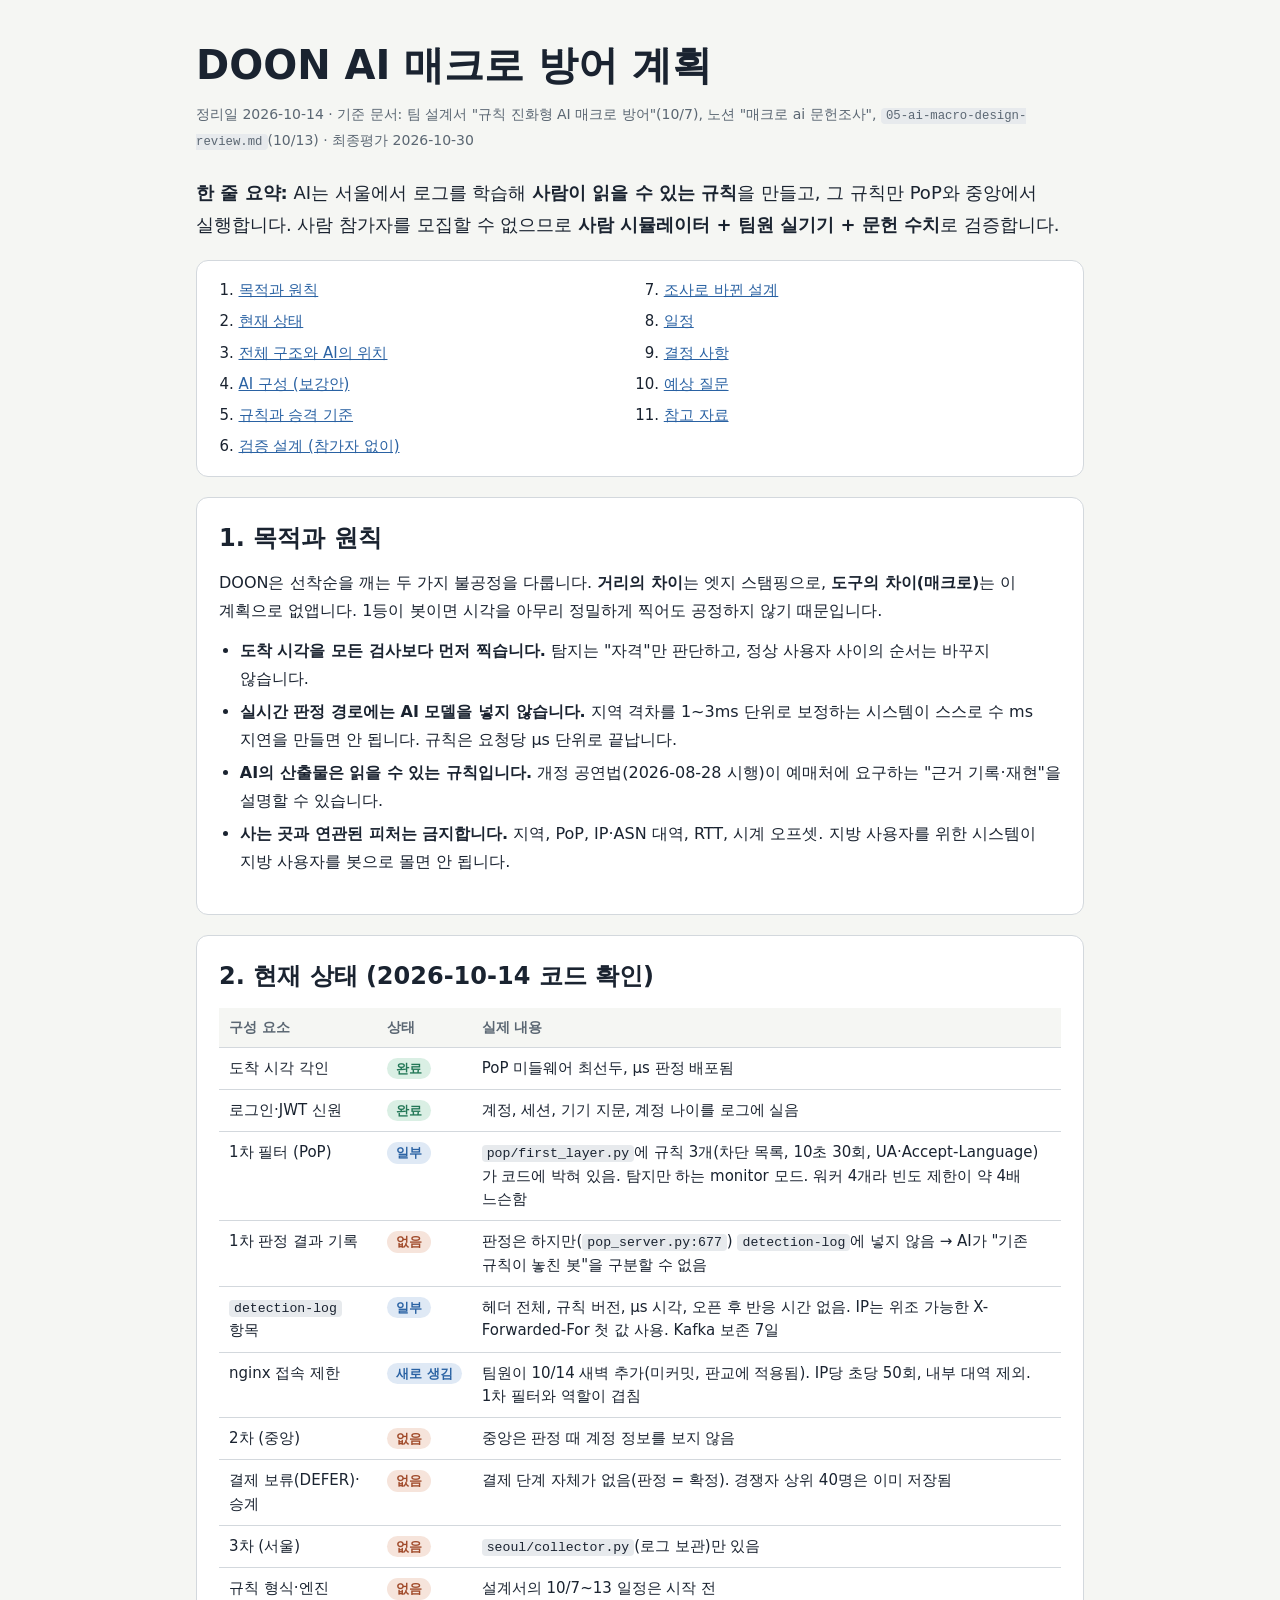
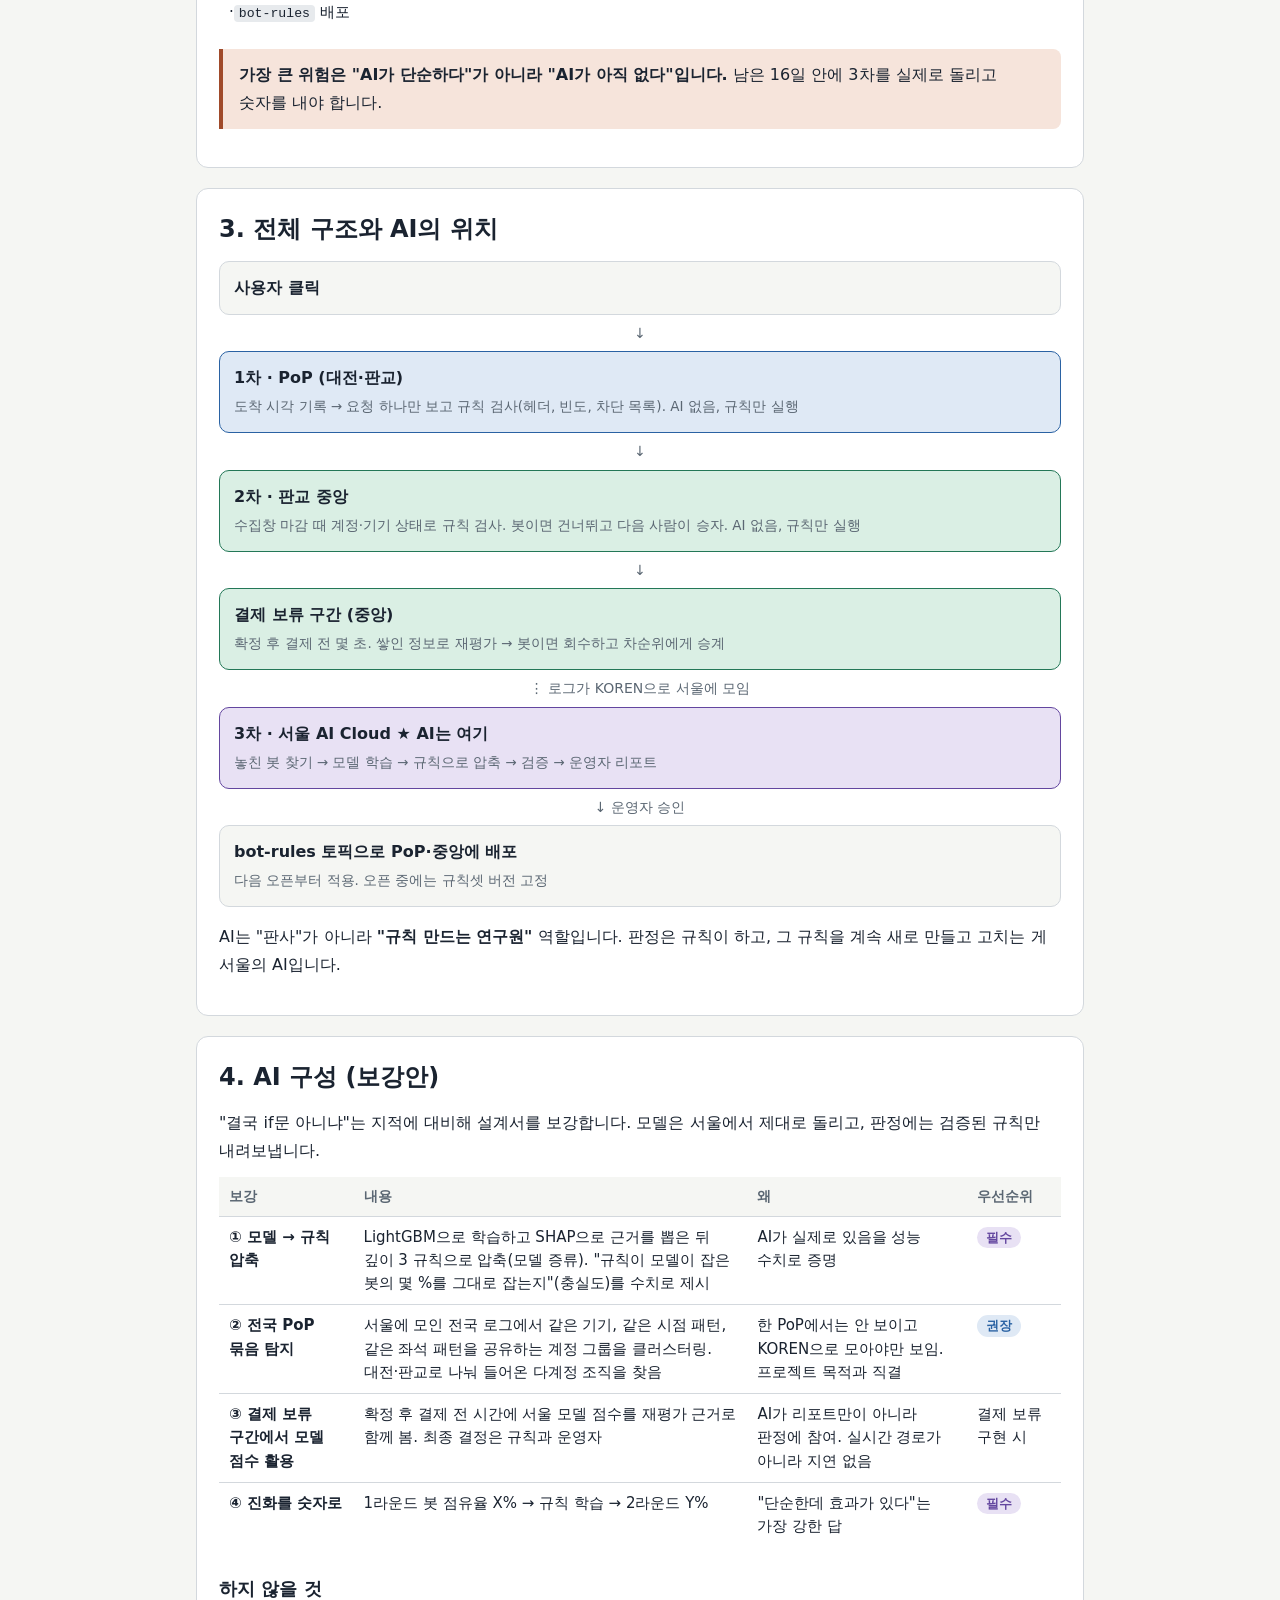
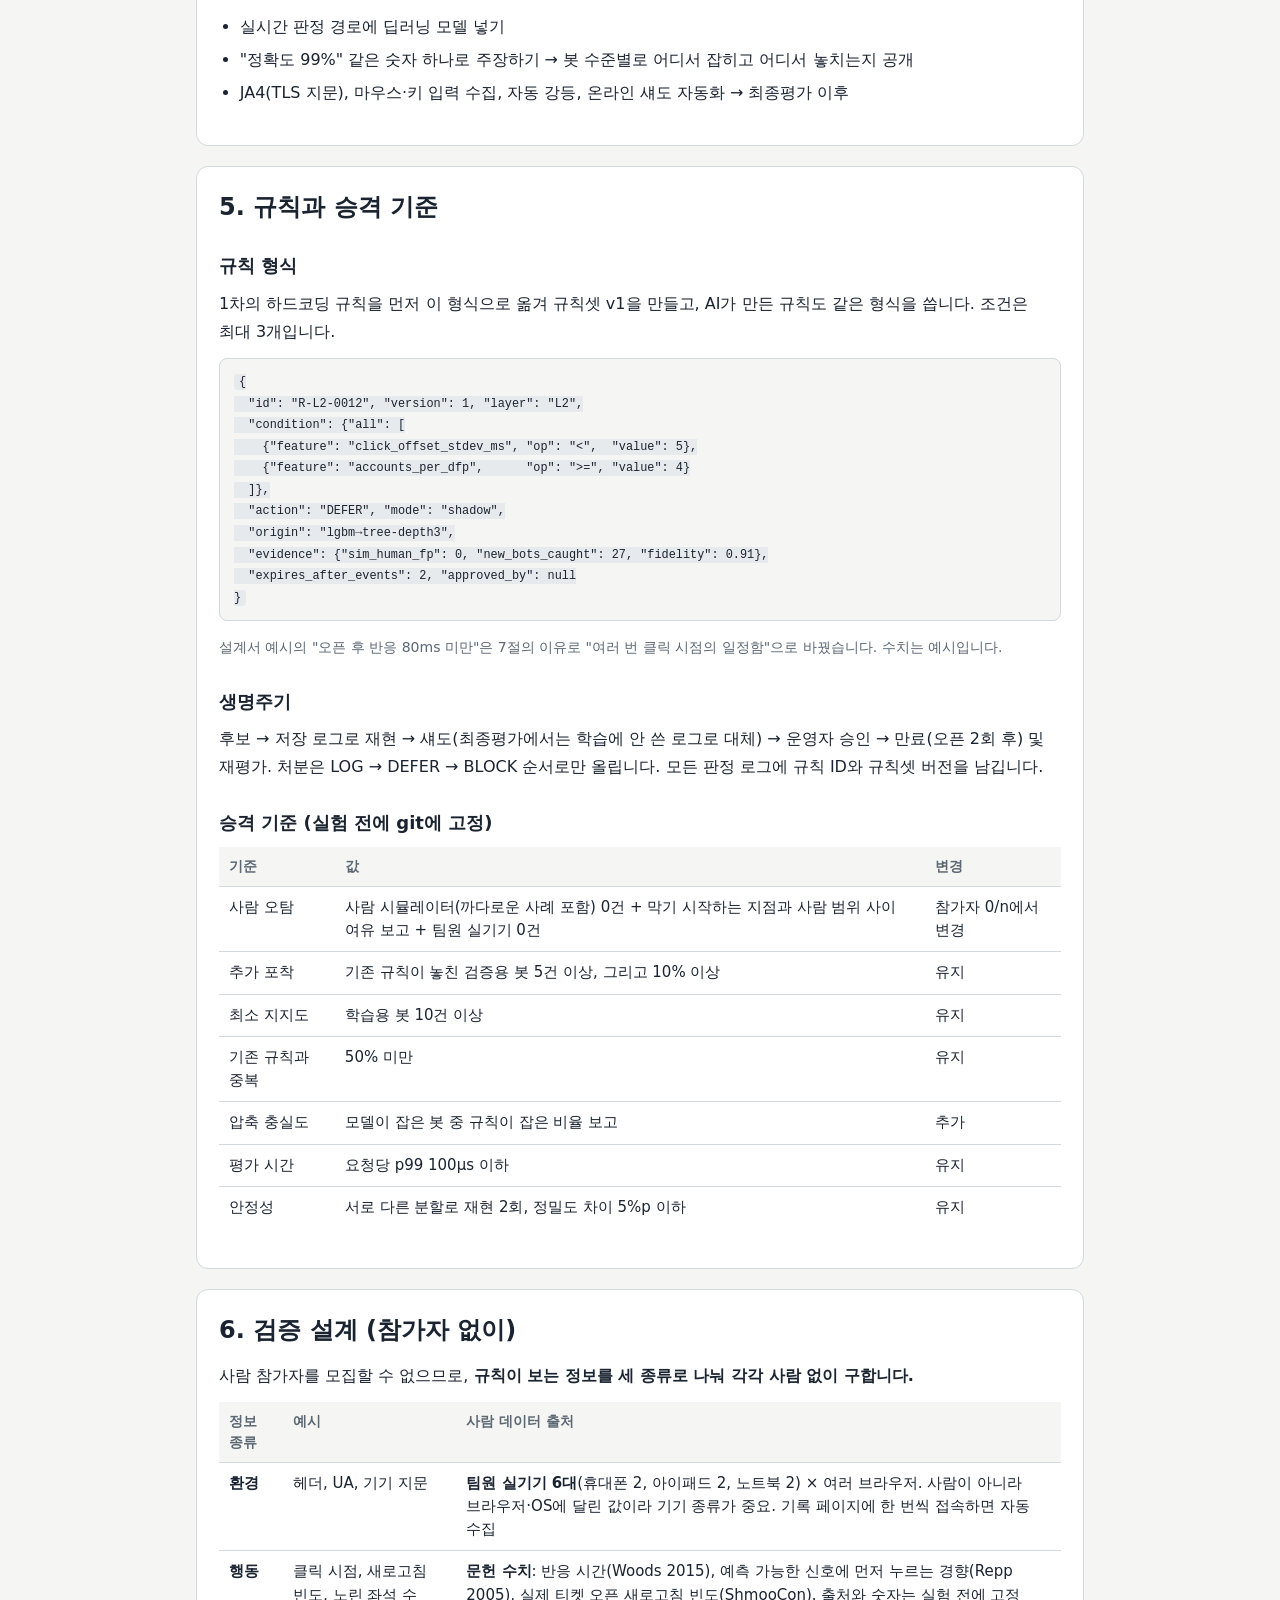
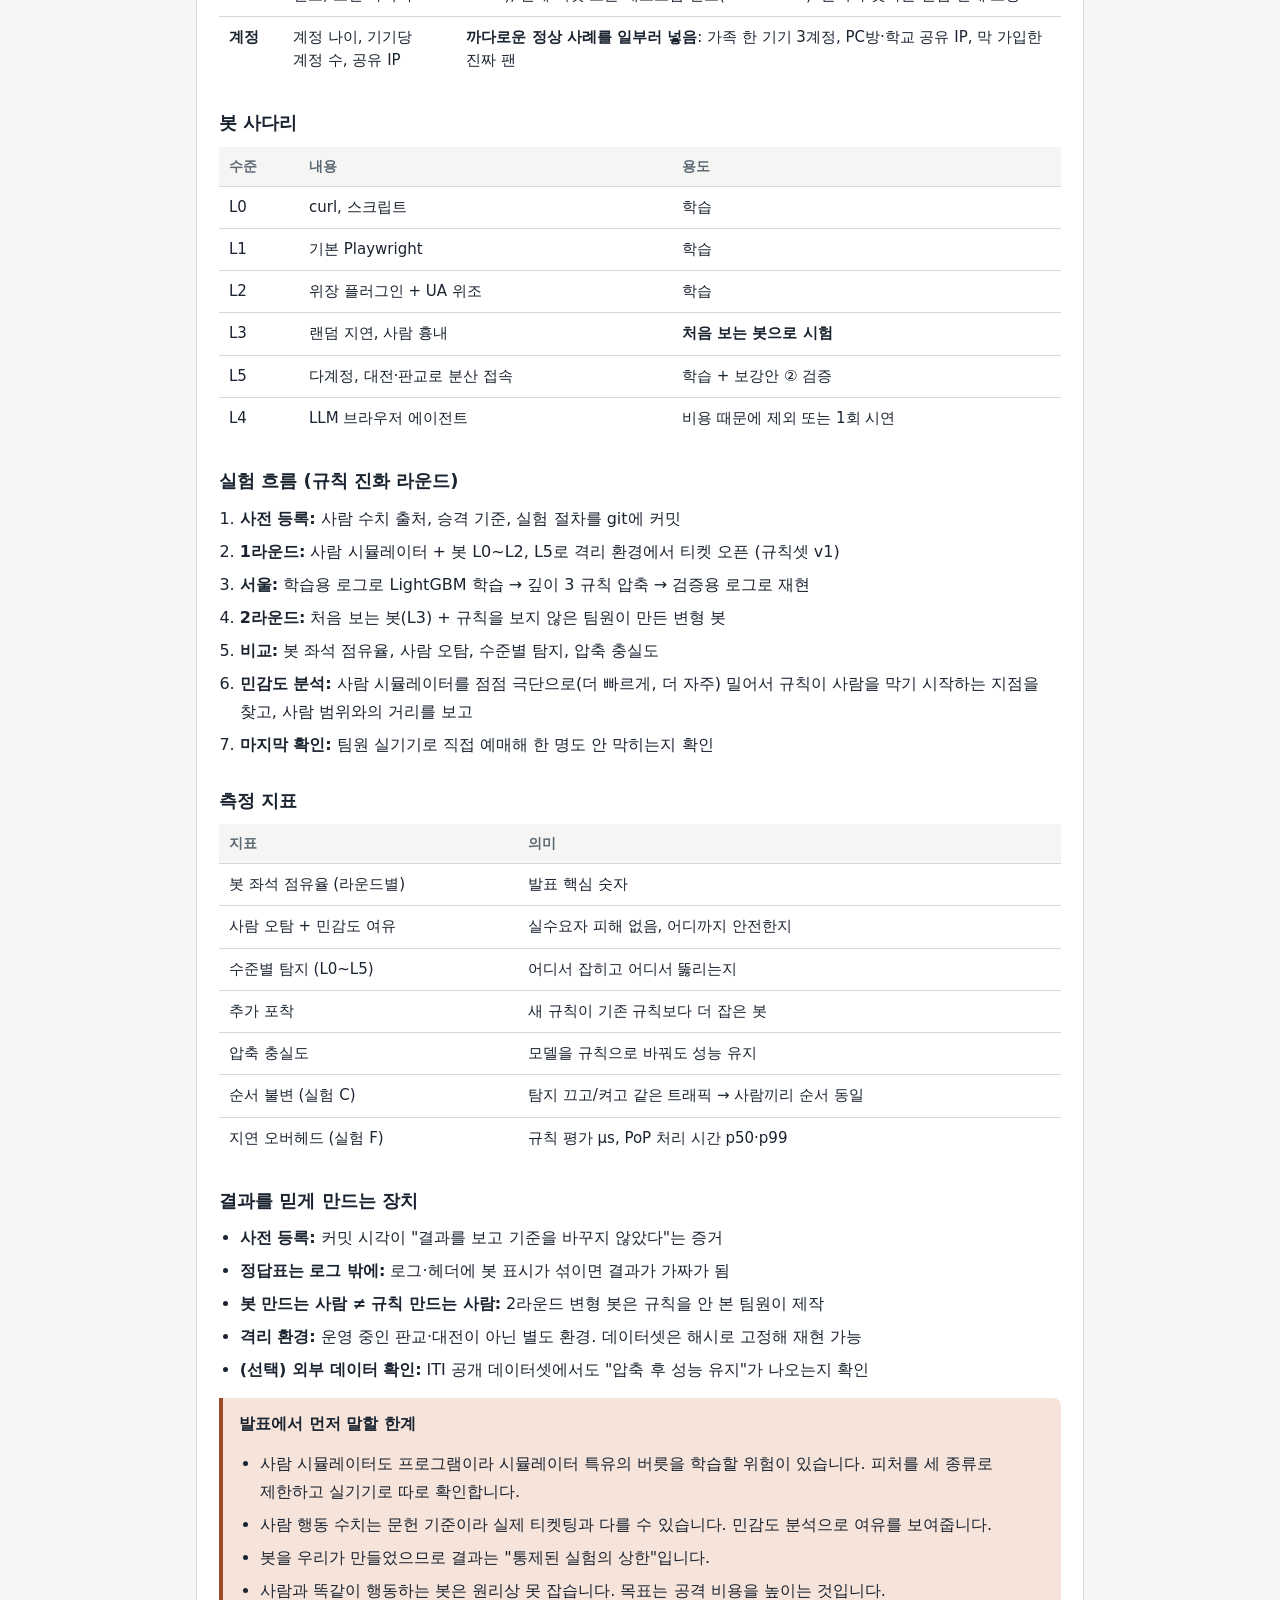
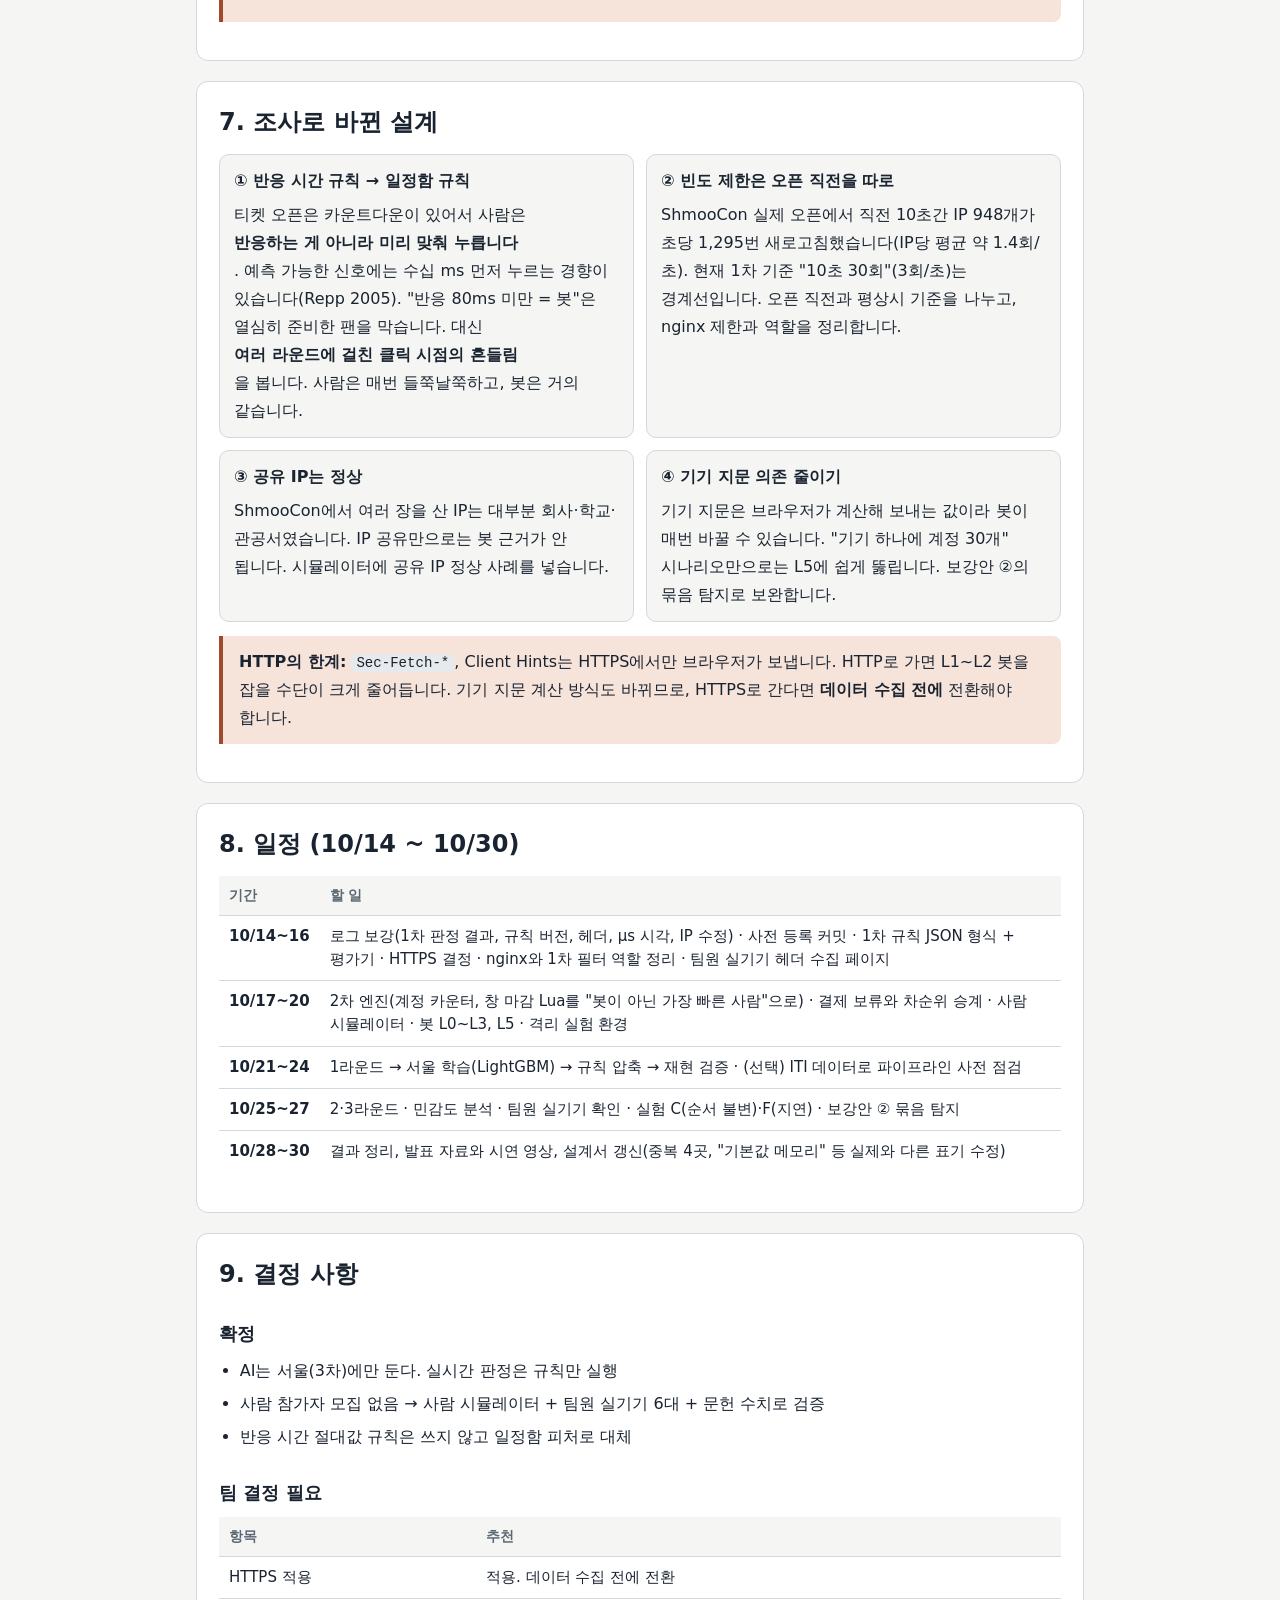
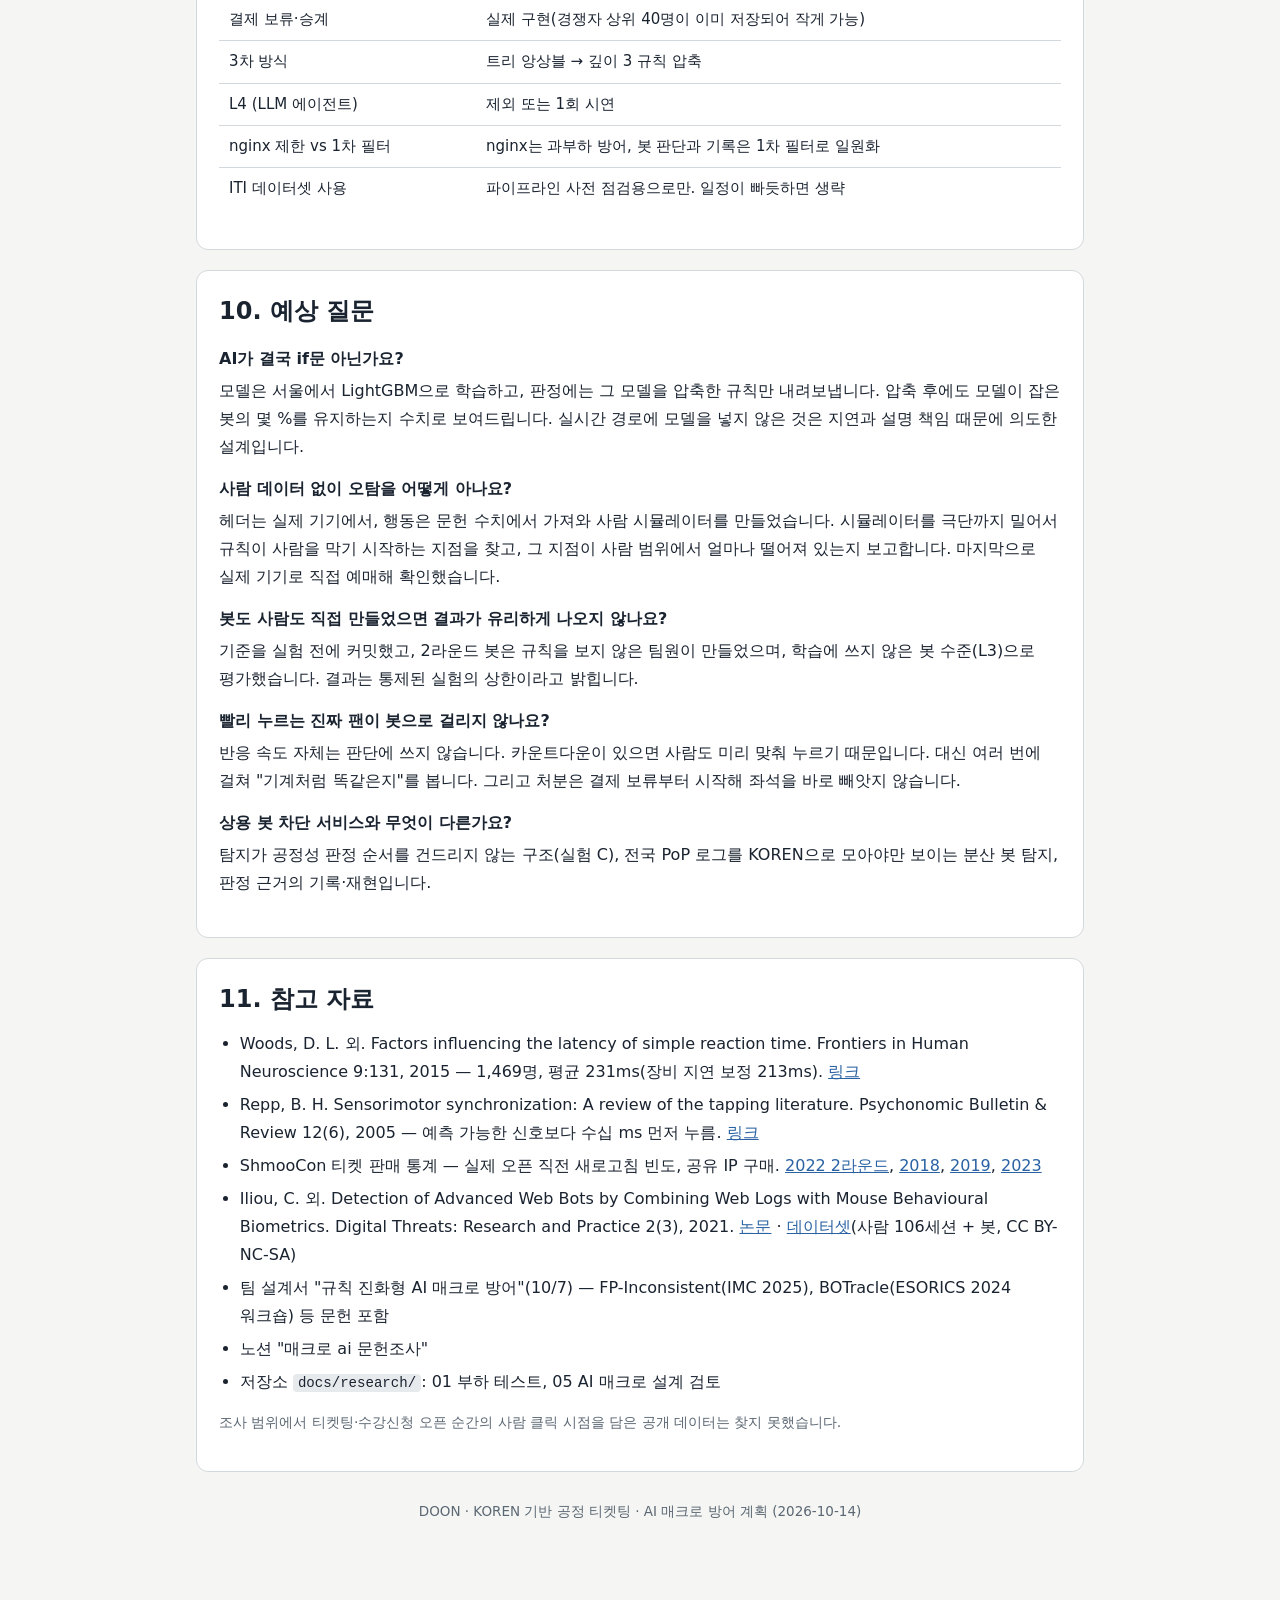
<file: docs/research/08-ai-macro-plan.html>
<!DOCTYPE html>
<html lang="ko">
<head>
<meta charset="utf-8">
<meta name="viewport" content="width=device-width, initial-scale=1">
<title>DOON AI 매크로 계획</title>
<style>
:root{
  --bg:#F5F6F3; --sheet:#FFFFFF; --ink:#1A2330; --muted:#5B6773; --rule:#D3D8DD; --chip:#E7EAED;
  --l1:#2A62A3; --l1s:#DFE9F5; --l2:#237757; --l2s:#DAEFE4; --ai:#63469F; --ais:#E8E1F4;
  --warn:#A04A2A; --warns:#F6E4DB; --ok:#237757;
}
@media (prefers-color-scheme: dark){
  :root:not([data-theme="light"]){
    --bg:#131A21; --sheet:#1A232C; --ink:#E3E8ED; --muted:#9AA6B2; --rule:#2F3B47; --chip:#25313C;
    --l1:#78A9DF; --l1s:#1D3046; --l2:#64C196; --l2s:#173529; --ai:#B396E5; --ais:#2B2241;
    --warn:#E59276; --warns:#3B231A; --ok:#64C196;
  }
}
:root[data-theme="dark"]{
  --bg:#131A21; --sheet:#1A232C; --ink:#E3E8ED; --muted:#9AA6B2; --rule:#2F3B47; --chip:#25313C;
  --l1:#78A9DF; --l1s:#1D3046; --l2:#64C196; --l2s:#173529; --ai:#B396E5; --ais:#2B2241;
  --warn:#E59276; --warns:#3B231A; --ok:#64C196;
}
*{box-sizing:border-box}
body{margin:0;background:var(--bg);color:var(--ink);font-family:"Pretendard","Apple SD Gothic Neo","Malgun Gothic","Noto Sans KR",system-ui,sans-serif;font-size:16px;line-height:1.75;word-break:keep-all;overflow-wrap:break-word}
main{max-width:920px;margin:0 auto;padding:40px 16px 80px}
h1{font-size:clamp(28px,5vw,40px);line-height:1.25;margin:0 0 12px}
h2{font-size:24px;margin:0 0 14px;line-height:1.4}
h3{font-size:18px;margin:26px 0 8px}
p{margin:0 0 12px}
ul,ol{margin:0 0 14px;padding-left:1.3em}
li{margin:0 0 5px}
a{color:var(--l1)}
code{font-family:ui-monospace,Menlo,Consolas,monospace;font-size:.88em;background:var(--chip);padding:1px 5px;border-radius:4px}
.meta{color:var(--muted);font-size:14px;margin:0 0 24px}
.lead{font-size:18px;margin:0 0 20px}
section{background:var(--sheet);border:1px solid var(--rule);border-radius:12px;padding:24px 22px;margin:0 0 20px}
nav.toc{background:var(--sheet);border:1px solid var(--rule);border-radius:12px;padding:16px 22px;margin:0 0 20px;font-size:15px}
nav.toc ol{margin:0;columns:2;column-gap:28px}
@media (max-width:600px){nav.toc ol{columns:1}}
.scroll{overflow-x:auto;margin:0 0 16px}
table{border-collapse:collapse;width:100%;min-width:560px;font-size:15px}
th,td{text-align:left;vertical-align:top;padding:9px 10px;border-bottom:1px solid var(--rule);line-height:1.55}
th{font-size:13.5px;color:var(--muted);font-weight:700;background:var(--bg)}
tr:last-child td{border-bottom:0}
.note{border-left:4px solid var(--warn);background:var(--warns);padding:12px 16px;margin:14px 0;border-radius:0 8px 8px 0}
.note.ai{border-left-color:var(--ai);background:var(--ais)}
.note.ok{border-left-color:var(--l2);background:var(--l2s)}
.note p:last-child,.note ul:last-child{margin-bottom:0}
.tag{display:inline-block;font-size:12.5px;font-weight:700;padding:1px 9px;border-radius:20px;white-space:nowrap}
.t-done{background:var(--l2s);color:var(--l2)}
.t-no{background:var(--warns);color:var(--warn)}
.t-part{background:var(--l1s);color:var(--l1)}
.t-ai{background:var(--ais);color:var(--ai)}
.flow{display:grid;gap:10px;margin:8px 0 16px}
.box{border:1px solid var(--rule);border-radius:10px;padding:12px 14px;background:var(--bg)}
.box b{display:block}
.box.l1{border-color:var(--l1);background:var(--l1s)}
.box.l2{border-color:var(--l2);background:var(--l2s)}
.box.ai{border-color:var(--ai);background:var(--ais)}
.box small{color:var(--muted);font-size:13.5px}
.arrow{text-align:center;color:var(--muted);font-size:14px;margin:-4px 0}
.cols{display:grid;grid-template-columns:1fr;gap:12px}
@media (min-width:720px){.cols{grid-template-columns:1fr 1fr}}
pre{background:var(--bg);border:1px solid var(--rule);border-radius:8px;padding:12px 14px;overflow-x:auto;font-size:13.5px;line-height:1.6;margin:0 0 14px}
dl.qa dt{font-weight:700;margin-top:14px}
dl.qa dd{margin:4px 0 0}
footer{color:var(--muted);font-size:13.5px;text-align:center;margin-top:28px}
</style>
</head>
<body>
<main>

<h1>DOON AI 매크로 방어 계획</h1>
<p class="meta">정리일 2026-10-14 · 기준 문서: 팀 설계서 "규칙 진화형 AI 매크로 방어"(10/7), 노션 "매크로 ai 문헌조사", <code>05-ai-macro-design-review.md</code>(10/13) · 최종평가 2026-10-30</p>
<p class="lead"><b>한 줄 요약:</b> AI는 서울에서 로그를 학습해 <b>사람이 읽을 수 있는 규칙</b>을 만들고, 그 규칙만 PoP와 중앙에서 실행합니다. 사람 참가자를 모집할 수 없으므로 <b>사람 시뮬레이터 + 팀원 실기기 + 문헌 수치</b>로 검증합니다.</p>

<nav class="toc" aria-label="목차">
<ol>
  <li><a href="#s1">목적과 원칙</a></li>
  <li><a href="#s2">현재 상태</a></li>
  <li><a href="#s3">전체 구조와 AI의 위치</a></li>
  <li><a href="#s4">AI 구성 (보강안)</a></li>
  <li><a href="#s5">규칙과 승격 기준</a></li>
  <li><a href="#s6">검증 설계 (참가자 없이)</a></li>
  <li><a href="#s7">조사로 바뀐 설계</a></li>
  <li><a href="#s8">일정</a></li>
  <li><a href="#s9">결정 사항</a></li>
  <li><a href="#s10">예상 질문</a></li>
  <li><a href="#s11">참고 자료</a></li>
</ol>
</nav>

<section id="s1">
<h2>1. 목적과 원칙</h2>
<p>DOON은 선착순을 깨는 두 가지 불공정을 다룹니다. <b>거리의 차이</b>는 엣지 스탬핑으로, <b>도구의 차이(매크로)</b>는 이 계획으로 없앱니다. 1등이 봇이면 시각을 아무리 정밀하게 찍어도 공정하지 않기 때문입니다.</p>
<ul>
  <li><b>도착 시각을 모든 검사보다 먼저 찍습니다.</b> 탐지는 "자격"만 판단하고, 정상 사용자 사이의 순서는 바꾸지 않습니다.</li>
  <li><b>실시간 판정 경로에는 AI 모델을 넣지 않습니다.</b> 지역 격차를 1~3ms 단위로 보정하는 시스템이 스스로 수 ms 지연을 만들면 안 됩니다. 규칙은 요청당 µs 단위로 끝납니다.</li>
  <li><b>AI의 산출물은 읽을 수 있는 규칙입니다.</b> 개정 공연법(2026-08-28 시행)이 예매처에 요구하는 "근거 기록·재현"을 설명할 수 있습니다.</li>
  <li><b>사는 곳과 연관된 피처는 금지합니다.</b> 지역, PoP, IP·ASN 대역, RTT, 시계 오프셋. 지방 사용자를 위한 시스템이 지방 사용자를 봇으로 몰면 안 됩니다.</li>
</ul>
</section>

<section id="s2">
<h2>2. 현재 상태 (2026-10-14 코드 확인)</h2>
<div class="scroll"><table>
<thead><tr><th>구성 요소</th><th>상태</th><th>실제 내용</th></tr></thead>
<tbody>
<tr><td>도착 시각 각인</td><td><span class="tag t-done">완료</span></td><td>PoP 미들웨어 최선두, µs 판정 배포됨</td></tr>
<tr><td>로그인·JWT 신원</td><td><span class="tag t-done">완료</span></td><td>계정, 세션, 기기 지문, 계정 나이를 로그에 실음</td></tr>
<tr><td>1차 필터 (PoP)</td><td><span class="tag t-part">일부</span></td><td><code>pop/first_layer.py</code>에 규칙 3개(차단 목록, 10초 30회, UA·Accept-Language)가 코드에 박혀 있음. 탐지만 하는 monitor 모드. 워커 4개라 빈도 제한이 약 4배 느슨함</td></tr>
<tr><td>1차 판정 결과 기록</td><td><span class="tag t-no">없음</span></td><td>판정은 하지만(<code>pop_server.py:677</code>) <code>detection-log</code>에 넣지 않음 → AI가 "기존 규칙이 놓친 봇"을 구분할 수 없음</td></tr>
<tr><td><code>detection-log</code> 항목</td><td><span class="tag t-part">일부</span></td><td>헤더 전체, 규칙 버전, µs 시각, 오픈 후 반응 시간 없음. IP는 위조 가능한 X-Forwarded-For 첫 값 사용. Kafka 보존 7일</td></tr>
<tr><td>nginx 접속 제한</td><td><span class="tag t-part">새로 생김</span></td><td>팀원이 10/14 새벽 추가(미커밋, 판교에 적용됨). IP당 초당 50회, 내부 대역 제외. 1차 필터와 역할이 겹침</td></tr>
<tr><td>2차 (중앙)</td><td><span class="tag t-no">없음</span></td><td>중앙은 판정 때 계정 정보를 보지 않음</td></tr>
<tr><td>결제 보류(DEFER)·승계</td><td><span class="tag t-no">없음</span></td><td>결제 단계 자체가 없음(판정 = 확정). 경쟁자 상위 40명은 이미 저장됨</td></tr>
<tr><td>3차 (서울)</td><td><span class="tag t-no">없음</span></td><td><code>seoul/collector.py</code>(로그 보관)만 있음</td></tr>
<tr><td>규칙 형식·엔진·<code>bot-rules</code> 배포</td><td><span class="tag t-no">없음</span></td><td>설계서의 10/7~13 일정은 시작 전</td></tr>
</tbody>
</table></div>
<div class="note"><p><b>가장 큰 위험은 "AI가 단순하다"가 아니라 "AI가 아직 없다"입니다.</b> 남은 16일 안에 3차를 실제로 돌리고 숫자를 내야 합니다.</p></div>
</section>

<section id="s3">
<h2>3. 전체 구조와 AI의 위치</h2>
<div class="flow">
  <div class="box"><b>사용자 클릭</b></div>
  <div class="arrow">↓</div>
  <div class="box l1"><b>1차 · PoP (대전·판교)</b><small>도착 시각 기록 → 요청 하나만 보고 규칙 검사(헤더, 빈도, 차단 목록). AI 없음, 규칙만 실행</small></div>
  <div class="arrow">↓</div>
  <div class="box l2"><b>2차 · 판교 중앙</b><small>수집창 마감 때 계정·기기 상태로 규칙 검사. 봇이면 건너뛰고 다음 사람이 승자. AI 없음, 규칙만 실행</small></div>
  <div class="arrow">↓</div>
  <div class="box l2"><b>결제 보류 구간 (중앙)</b><small>확정 후 결제 전 몇 초. 쌓인 정보로 재평가 → 봇이면 회수하고 차순위에게 승계</small></div>
  <div class="arrow">⋮ 로그가 KOREN으로 서울에 모임</div>
  <div class="box ai"><b>3차 · 서울 AI Cloud ★ AI는 여기</b><small>놓친 봇 찾기 → 모델 학습 → 규칙으로 압축 → 검증 → 운영자 리포트</small></div>
  <div class="arrow">↓ 운영자 승인</div>
  <div class="box"><b>bot-rules 토픽으로 PoP·중앙에 배포</b><small>다음 오픈부터 적용. 오픈 중에는 규칙셋 버전 고정</small></div>
</div>
<p>AI는 "판사"가 아니라 <b>"규칙 만드는 연구원"</b> 역할입니다. 판정은 규칙이 하고, 그 규칙을 계속 새로 만들고 고치는 게 서울의 AI입니다.</p>
</section>

<section id="s4">
<h2>4. AI 구성 (보강안)</h2>
<p>"결국 if문 아니냐"는 지적에 대비해 설계서를 보강합니다. 모델은 서울에서 제대로 돌리고, 판정에는 검증된 규칙만 내려보냅니다.</p>
<div class="scroll"><table>
<thead><tr><th>보강</th><th>내용</th><th>왜</th><th>우선순위</th></tr></thead>
<tbody>
<tr><td><b>① 모델 → 규칙 압축</b></td><td>LightGBM으로 학습하고 SHAP으로 근거를 뽑은 뒤 깊이 3 규칙으로 압축(모델 증류). "규칙이 모델이 잡은 봇의 몇 %를 그대로 잡는지"(충실도)를 수치로 제시</td><td>AI가 실제로 있음을 성능 수치로 증명</td><td><span class="tag t-ai">필수</span></td></tr>
<tr><td><b>② 전국 PoP 묶음 탐지</b></td><td>서울에 모인 전국 로그에서 같은 기기, 같은 시점 패턴, 같은 좌석 패턴을 공유하는 계정 그룹을 클러스터링. 대전·판교로 나눠 들어온 다계정 조직을 찾음</td><td>한 PoP에서는 안 보이고 KOREN으로 모아야만 보임. 프로젝트 목적과 직결</td><td><span class="tag t-part">권장</span></td></tr>
<tr><td><b>③ 결제 보류 구간에서 모델 점수 활용</b></td><td>확정 후 결제 전 시간에 서울 모델 점수를 재평가 근거로 함께 봄. 최종 결정은 규칙과 운영자</td><td>AI가 리포트만이 아니라 판정에 참여. 실시간 경로가 아니라 지연 없음</td><td>결제 보류 구현 시</td></tr>
<tr><td><b>④ 진화를 숫자로</b></td><td>1라운드 봇 점유율 X% → 규칙 학습 → 2라운드 Y%</td><td>"단순한데 효과가 있다"는 가장 강한 답</td><td><span class="tag t-ai">필수</span></td></tr>
</tbody>
</table></div>
<h3>하지 않을 것</h3>
<ul>
  <li>실시간 판정 경로에 딥러닝 모델 넣기</li>
  <li>"정확도 99%" 같은 숫자 하나로 주장하기 → 봇 수준별로 어디서 잡히고 어디서 놓치는지 공개</li>
  <li>JA4(TLS 지문), 마우스·키 입력 수집, 자동 강등, 온라인 섀도 자동화 → 최종평가 이후</li>
</ul>
</section>

<section id="s5">
<h2>5. 규칙과 승격 기준</h2>
<h3>규칙 형식</h3>
<p>1차의 하드코딩 규칙을 먼저 이 형식으로 옮겨 규칙셋 v1을 만들고, AI가 만든 규칙도 같은 형식을 씁니다. 조건은 최대 3개입니다.</p>
<pre><code>{
  "id": "R-L2-0012", "version": 1, "layer": "L2",
  "condition": {"all": [
    {"feature": "click_offset_stdev_ms", "op": "&lt;",  "value": 5},
    {"feature": "accounts_per_dfp",      "op": "&gt;=", "value": 4}
  ]},
  "action": "DEFER", "mode": "shadow",
  "origin": "lgbm→tree-depth3",
  "evidence": {"sim_human_fp": 0, "new_bots_caught": 27, "fidelity": 0.91},
  "expires_after_events": 2, "approved_by": null
}</code></pre>
<p style="color:var(--muted);font-size:14px">설계서 예시의 "오픈 후 반응 80ms 미만"은 7절의 이유로 "여러 번 클릭 시점의 일정함"으로 바꿨습니다. 수치는 예시입니다.</p>

<h3>생명주기</h3>
<p>후보 → 저장 로그로 재현 → 섀도(최종평가에서는 학습에 안 쓴 로그로 대체) → 운영자 승인 → 만료(오픈 2회 후) 및 재평가. 처분은 LOG → DEFER → BLOCK 순서로만 올립니다. 모든 판정 로그에 규칙 ID와 규칙셋 버전을 남깁니다.</p>

<h3>승격 기준 (실험 전에 git에 고정)</h3>
<div class="scroll"><table>
<thead><tr><th>기준</th><th>값</th><th>변경</th></tr></thead>
<tbody>
<tr><td>사람 오탐</td><td>사람 시뮬레이터(까다로운 사례 포함) 0건 + 막기 시작하는 지점과 사람 범위 사이 여유 보고 + 팀원 실기기 0건</td><td>참가자 0/n에서 변경</td></tr>
<tr><td>추가 포착</td><td>기존 규칙이 놓친 검증용 봇 5건 이상, 그리고 10% 이상</td><td>유지</td></tr>
<tr><td>최소 지지도</td><td>학습용 봇 10건 이상</td><td>유지</td></tr>
<tr><td>기존 규칙과 중복</td><td>50% 미만</td><td>유지</td></tr>
<tr><td>압축 충실도</td><td>모델이 잡은 봇 중 규칙이 잡은 비율 보고</td><td>추가</td></tr>
<tr><td>평가 시간</td><td>요청당 p99 100µs 이하</td><td>유지</td></tr>
<tr><td>안정성</td><td>서로 다른 분할로 재현 2회, 정밀도 차이 5%p 이하</td><td>유지</td></tr>
</tbody>
</table></div>
</section>

<section id="s6">
<h2>6. 검증 설계 (참가자 없이)</h2>
<p>사람 참가자를 모집할 수 없으므로, <b>규칙이 보는 정보를 세 종류로 나눠 각각 사람 없이 구합니다.</b></p>
<div class="scroll"><table>
<thead><tr><th>정보 종류</th><th>예시</th><th>사람 데이터 출처</th></tr></thead>
<tbody>
<tr><td><b>환경</b></td><td>헤더, UA, 기기 지문</td><td><b>팀원 실기기 6대</b>(휴대폰 2, 아이패드 2, 노트북 2) × 여러 브라우저. 사람이 아니라 브라우저·OS에 달린 값이라 기기 종류가 중요. 기록 페이지에 한 번씩 접속하면 자동 수집</td></tr>
<tr><td><b>행동</b></td><td>클릭 시점, 새로고침 빈도, 노린 좌석 수</td><td><b>문헌 수치</b>: 반응 시간(Woods 2015), 예측 가능한 신호에 먼저 누르는 경향(Repp 2005), 실제 티켓 오픈 새로고침 빈도(ShmooCon). 출처와 숫자는 실험 전에 고정</td></tr>
<tr><td><b>계정</b></td><td>계정 나이, 기기당 계정 수, 공유 IP</td><td><b>까다로운 정상 사례를 일부러 넣음</b>: 가족 한 기기 3계정, PC방·학교 공유 IP, 막 가입한 진짜 팬</td></tr>
</tbody>
</table></div>

<h3>봇 사다리</h3>
<div class="scroll"><table>
<thead><tr><th>수준</th><th>내용</th><th>용도</th></tr></thead>
<tbody>
<tr><td>L0</td><td>curl, 스크립트</td><td>학습</td></tr>
<tr><td>L1</td><td>기본 Playwright</td><td>학습</td></tr>
<tr><td>L2</td><td>위장 플러그인 + UA 위조</td><td>학습</td></tr>
<tr><td>L3</td><td>랜덤 지연, 사람 흉내</td><td><b>처음 보는 봇으로 시험</b></td></tr>
<tr><td>L5</td><td>다계정, 대전·판교로 분산 접속</td><td>학습 + 보강안 ② 검증</td></tr>
<tr><td>L4</td><td>LLM 브라우저 에이전트</td><td>비용 때문에 제외 또는 1회 시연</td></tr>
</tbody>
</table></div>

<h3>실험 흐름 (규칙 진화 라운드)</h3>
<ol>
  <li><b>사전 등록:</b> 사람 수치 출처, 승격 기준, 실험 절차를 git에 커밋</li>
  <li><b>1라운드:</b> 사람 시뮬레이터 + 봇 L0~L2, L5로 격리 환경에서 티켓 오픈 (규칙셋 v1)</li>
  <li><b>서울:</b> 학습용 로그로 LightGBM 학습 → 깊이 3 규칙 압축 → 검증용 로그로 재현</li>
  <li><b>2라운드:</b> 처음 보는 봇(L3) + 규칙을 보지 않은 팀원이 만든 변형 봇</li>
  <li><b>비교:</b> 봇 좌석 점유율, 사람 오탐, 수준별 탐지, 압축 충실도</li>
  <li><b>민감도 분석:</b> 사람 시뮬레이터를 점점 극단으로(더 빠르게, 더 자주) 밀어서 규칙이 사람을 막기 시작하는 지점을 찾고, 사람 범위와의 거리를 보고</li>
  <li><b>마지막 확인:</b> 팀원 실기기로 직접 예매해 한 명도 안 막히는지 확인</li>
</ol>

<h3>측정 지표</h3>
<div class="scroll"><table>
<thead><tr><th>지표</th><th>의미</th></tr></thead>
<tbody>
<tr><td>봇 좌석 점유율 (라운드별)</td><td>발표 핵심 숫자</td></tr>
<tr><td>사람 오탐 + 민감도 여유</td><td>실수요자 피해 없음, 어디까지 안전한지</td></tr>
<tr><td>수준별 탐지 (L0~L5)</td><td>어디서 잡히고 어디서 뚫리는지</td></tr>
<tr><td>추가 포착</td><td>새 규칙이 기존 규칙보다 더 잡은 봇</td></tr>
<tr><td>압축 충실도</td><td>모델을 규칙으로 바꿔도 성능 유지</td></tr>
<tr><td>순서 불변 (실험 C)</td><td>탐지 끄고/켜고 같은 트래픽 → 사람끼리 순서 동일</td></tr>
<tr><td>지연 오버헤드 (실험 F)</td><td>규칙 평가 µs, PoP 처리 시간 p50·p99</td></tr>
</tbody>
</table></div>

<h3>결과를 믿게 만드는 장치</h3>
<ul>
  <li><b>사전 등록:</b> 커밋 시각이 "결과를 보고 기준을 바꾸지 않았다"는 증거</li>
  <li><b>정답표는 로그 밖에:</b> 로그·헤더에 봇 표시가 섞이면 결과가 가짜가 됨</li>
  <li><b>봇 만드는 사람 ≠ 규칙 만드는 사람:</b> 2라운드 변형 봇은 규칙을 안 본 팀원이 제작</li>
  <li><b>격리 환경:</b> 운영 중인 판교·대전이 아닌 별도 환경. 데이터셋은 해시로 고정해 재현 가능</li>
  <li><b>(선택) 외부 데이터 확인:</b> ITI 공개 데이터셋에서도 "압축 후 성능 유지"가 나오는지 확인</li>
</ul>

<div class="note"><p><b>발표에서 먼저 말할 한계</b></p>
<ul>
  <li>사람 시뮬레이터도 프로그램이라 시뮬레이터 특유의 버릇을 학습할 위험이 있습니다. 피처를 세 종류로 제한하고 실기기로 따로 확인합니다.</li>
  <li>사람 행동 수치는 문헌 기준이라 실제 티켓팅과 다를 수 있습니다. 민감도 분석으로 여유를 보여줍니다.</li>
  <li>봇을 우리가 만들었으므로 결과는 "통제된 실험의 상한"입니다.</li>
  <li>사람과 똑같이 행동하는 봇은 원리상 못 잡습니다. 목표는 공격 비용을 높이는 것입니다.</li>
</ul></div>
</section>

<section id="s7">
<h2>7. 조사로 바뀐 설계</h2>
<div class="cols">
<div class="box"><b>① 반응 시간 규칙 → 일정함 규칙</b>
<p style="margin:6px 0 0">티켓 오픈은 카운트다운이 있어서 사람은 <b>반응하는 게 아니라 미리 맞춰 누릅니다</b>. 예측 가능한 신호에는 수십 ms 먼저 누르는 경향이 있습니다(Repp 2005). "반응 80ms 미만 = 봇"은 열심히 준비한 팬을 막습니다. 대신 <b>여러 라운드에 걸친 클릭 시점의 흔들림</b>을 봅니다. 사람은 매번 들쭉날쭉하고, 봇은 거의 같습니다.</p></div>
<div class="box"><b>② 빈도 제한은 오픈 직전을 따로</b>
<p style="margin:6px 0 0">ShmooCon 실제 오픈에서 직전 10초간 IP 948개가 초당 1,295번 새로고침했습니다(IP당 평균 약 1.4회/초). 현재 1차 기준 "10초 30회"(3회/초)는 경계선입니다. 오픈 직전과 평상시 기준을 나누고, nginx 제한과 역할을 정리합니다.</p></div>
<div class="box"><b>③ 공유 IP는 정상</b>
<p style="margin:6px 0 0">ShmooCon에서 여러 장을 산 IP는 대부분 회사·학교·관공서였습니다. IP 공유만으로는 봇 근거가 안 됩니다. 시뮬레이터에 공유 IP 정상 사례를 넣습니다.</p></div>
<div class="box"><b>④ 기기 지문 의존 줄이기</b>
<p style="margin:6px 0 0">기기 지문은 브라우저가 계산해 보내는 값이라 봇이 매번 바꿀 수 있습니다. "기기 하나에 계정 30개" 시나리오만으로는 L5에 쉽게 뚫립니다. 보강안 ②의 묶음 탐지로 보완합니다.</p></div>
</div>
<div class="note"><p><b>HTTP의 한계:</b> <code>Sec-Fetch-*</code>, Client Hints는 HTTPS에서만 브라우저가 보냅니다. HTTP로 가면 L1~L2 봇을 잡을 수단이 크게 줄어듭니다. 기기 지문 계산 방식도 바뀌므로, HTTPS로 간다면 <b>데이터 수집 전에</b> 전환해야 합니다.</p></div>
</section>

<section id="s8">
<h2>8. 일정 (10/14 ~ 10/30)</h2>
<div class="scroll"><table>
<thead><tr><th>기간</th><th>할 일</th></tr></thead>
<tbody>
<tr><td><b>10/14~16</b></td><td>로그 보강(1차 판정 결과, 규칙 버전, 헤더, µs 시각, IP 수정) · 사전 등록 커밋 · 1차 규칙 JSON 형식 + 평가기 · HTTPS 결정 · nginx와 1차 필터 역할 정리 · 팀원 실기기 헤더 수집 페이지</td></tr>
<tr><td><b>10/17~20</b></td><td>2차 엔진(계정 카운터, 창 마감 Lua를 "봇이 아닌 가장 빠른 사람"으로) · 결제 보류와 차순위 승계 · 사람 시뮬레이터 · 봇 L0~L3, L5 · 격리 실험 환경</td></tr>
<tr><td><b>10/21~24</b></td><td>1라운드 → 서울 학습(LightGBM) → 규칙 압축 → 재현 검증 · (선택) ITI 데이터로 파이프라인 사전 점검</td></tr>
<tr><td><b>10/25~27</b></td><td>2·3라운드 · 민감도 분석 · 팀원 실기기 확인 · 실험 C(순서 불변)·F(지연) · 보강안 ② 묶음 탐지</td></tr>
<tr><td><b>10/28~30</b></td><td>결과 정리, 발표 자료와 시연 영상, 설계서 갱신(중복 4곳, "기본값 메모리" 등 실제와 다른 표기 수정)</td></tr>
</tbody>
</table></div>
</section>

<section id="s9">
<h2>9. 결정 사항</h2>
<h3>확정</h3>
<ul>
  <li>AI는 서울(3차)에만 둔다. 실시간 판정은 규칙만 실행</li>
  <li>사람 참가자 모집 없음 → 사람 시뮬레이터 + 팀원 실기기 6대 + 문헌 수치로 검증</li>
  <li>반응 시간 절대값 규칙은 쓰지 않고 일정함 피처로 대체</li>
</ul>
<h3>팀 결정 필요</h3>
<div class="scroll"><table>
<thead><tr><th>항목</th><th>추천</th></tr></thead>
<tbody>
<tr><td>HTTPS 적용</td><td>적용. 데이터 수집 전에 전환</td></tr>
<tr><td>결제 보류·승계</td><td>실제 구현(경쟁자 상위 40명이 이미 저장되어 작게 가능)</td></tr>
<tr><td>3차 방식</td><td>트리 앙상블 → 깊이 3 규칙 압축</td></tr>
<tr><td>L4 (LLM 에이전트)</td><td>제외 또는 1회 시연</td></tr>
<tr><td>nginx 제한 vs 1차 필터</td><td>nginx는 과부하 방어, 봇 판단과 기록은 1차 필터로 일원화</td></tr>
<tr><td>ITI 데이터셋 사용</td><td>파이프라인 사전 점검용으로만. 일정이 빠듯하면 생략</td></tr>
</tbody>
</table></div>
</section>

<section id="s10">
<h2>10. 예상 질문</h2>
<dl class="qa">
<dt>AI가 결국 if문 아닌가요?</dt>
<dd>모델은 서울에서 LightGBM으로 학습하고, 판정에는 그 모델을 압축한 규칙만 내려보냅니다. 압축 후에도 모델이 잡은 봇의 몇 %를 유지하는지 수치로 보여드립니다. 실시간 경로에 모델을 넣지 않은 것은 지연과 설명 책임 때문에 의도한 설계입니다.</dd>
<dt>사람 데이터 없이 오탐을 어떻게 아나요?</dt>
<dd>헤더는 실제 기기에서, 행동은 문헌 수치에서 가져와 사람 시뮬레이터를 만들었습니다. 시뮬레이터를 극단까지 밀어서 규칙이 사람을 막기 시작하는 지점을 찾고, 그 지점이 사람 범위에서 얼마나 떨어져 있는지 보고합니다. 마지막으로 실제 기기로 직접 예매해 확인했습니다.</dd>
<dt>봇도 사람도 직접 만들었으면 결과가 유리하게 나오지 않나요?</dt>
<dd>기준을 실험 전에 커밋했고, 2라운드 봇은 규칙을 보지 않은 팀원이 만들었으며, 학습에 쓰지 않은 봇 수준(L3)으로 평가했습니다. 결과는 통제된 실험의 상한이라고 밝힙니다.</dd>
<dt>빨리 누르는 진짜 팬이 봇으로 걸리지 않나요?</dt>
<dd>반응 속도 자체는 판단에 쓰지 않습니다. 카운트다운이 있으면 사람도 미리 맞춰 누르기 때문입니다. 대신 여러 번에 걸쳐 "기계처럼 똑같은지"를 봅니다. 그리고 처분은 결제 보류부터 시작해 좌석을 바로 빼앗지 않습니다.</dd>
<dt>상용 봇 차단 서비스와 무엇이 다른가요?</dt>
<dd>탐지가 공정성 판정 순서를 건드리지 않는 구조(실험 C), 전국 PoP 로그를 KOREN으로 모아야만 보이는 분산 봇 탐지, 판정 근거의 기록·재현입니다.</dd>
</dl>
</section>

<section id="s11">
<h2>11. 참고 자료</h2>
<ul>
  <li>Woods, D. L. 외. Factors influencing the latency of simple reaction time. Frontiers in Human Neuroscience 9:131, 2015 — 1,469명, 평균 231ms(장비 지연 보정 213ms). <a href="https://www.frontiersin.org/journals/human-neuroscience/articles/10.3389/fnhum.2015.00131/full">링크</a></li>
  <li>Repp, B. H. Sensorimotor synchronization: A review of the tapping literature. Psychonomic Bulletin &amp; Review 12(6), 2005 — 예측 가능한 신호보다 수십 ms 먼저 누름. <a href="https://www.doi.org/10.3758/BF03206433">링크</a></li>
  <li>ShmooCon 티켓 판매 통계 — 실제 오픈 직전 새로고침 빈도, 공유 IP 구매. <a href="https://shmoocon.org/?p=2443">2022 2라운드</a>, <a href="https://shmoocon.org/?p=692">2018</a>, <a href="https://shmoocon.org/?p=991">2019</a>, <a href="https://shmoocon.org/?p=2650">2023</a></li>
  <li>Iliou, C. 외. Detection of Advanced Web Bots by Combining Web Logs with Mouse Behavioural Biometrics. Digital Threats: Research and Practice 2(3), 2021. <a href="https://dl.acm.org/doi/10.1145/3447815">논문</a> · <a href="https://m4d.iti.gr/web-bot-detection-dataset/">데이터셋</a>(사람 106세션 + 봇, CC BY-NC-SA)</li>
  <li>팀 설계서 "규칙 진화형 AI 매크로 방어"(10/7) — FP-Inconsistent(IMC 2025), BOTracle(ESORICS 2024 워크숍) 등 문헌 포함</li>
  <li>노션 "매크로 ai 문헌조사"</li>
  <li>저장소 <code>docs/research/</code>: 01 부하 테스트, 05 AI 매크로 설계 검토</li>
</ul>
<p style="color:var(--muted);font-size:14px">조사 범위에서 티켓팅·수강신청 오픈 순간의 사람 클릭 시점을 담은 공개 데이터는 찾지 못했습니다.</p>
</section>

<footer>DOON · KOREN 기반 공정 티켓팅 · AI 매크로 방어 계획 (2026-10-14)</footer>
</main>
</body>
</html>
</file>
